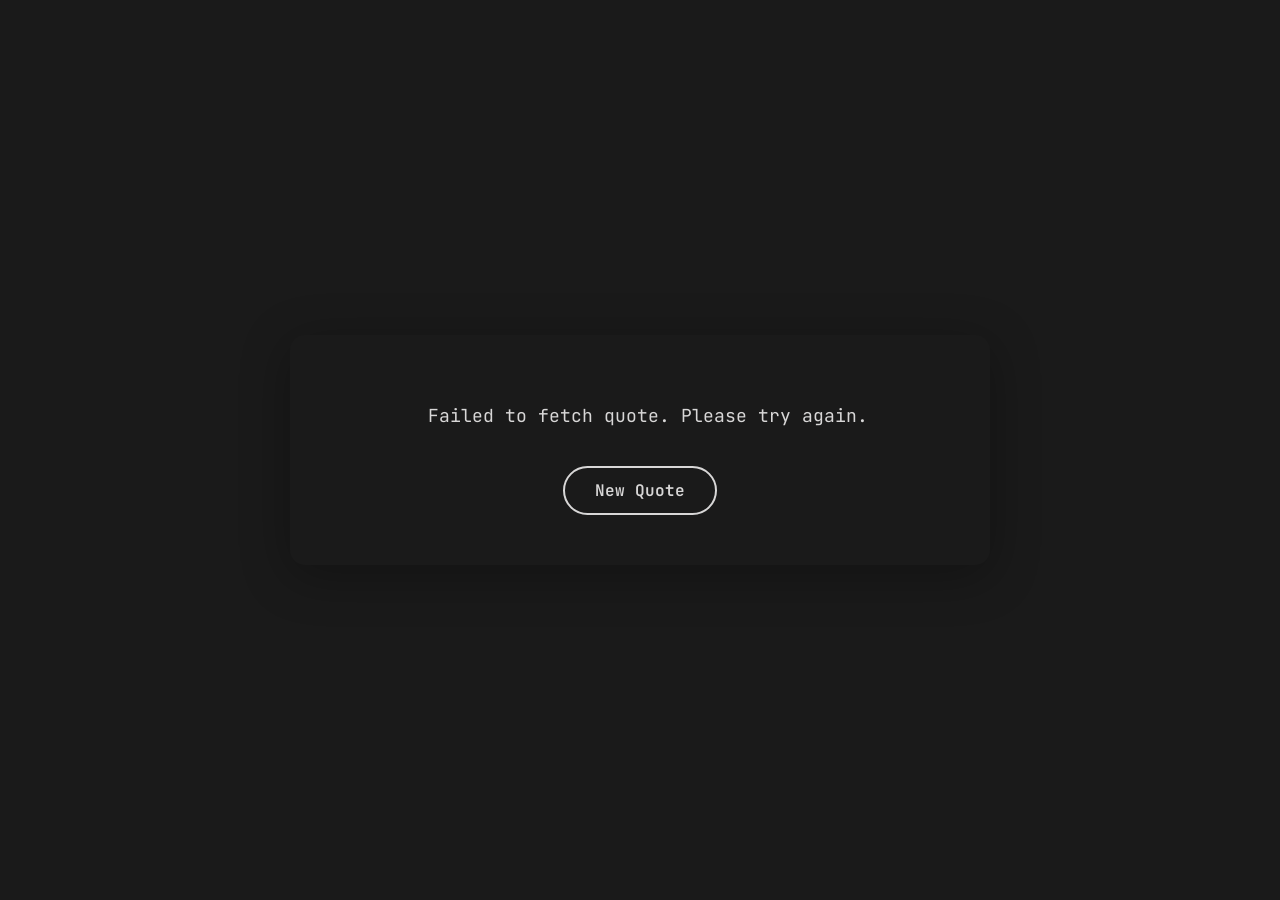
<file: Aplicações_Consumo_API/Gerador-de-frases-API/index.html>
<!DOCTYPE html>
<html lang="pt-BR">
<head>
    <meta charset="UTF-8">
    <meta name="viewport" content="width=device-width, initial-scale=1.0">
    <title>Gerador de Frases</title>
    <link rel="stylesheet" href="style.css">
</head>
<body>
    <main class="container">
        <section class="quote-container" aria-labelledby="quote-title">
            <p class="quote-text" aria-live="polite">
                <i class="fas fa-quote-left" aria-hidden="true"></i>
                <span id="quote">Loading quote...</span>
            </p>

            <div class="button-container">
                <button id="new-quote-btn" class="btn" type="button" aria-label="Gerar uma nova frase">New Quote</button>
            </div>
        </section>
    </main>

    <script src="script.js"></script>
</body>
</html>
</file>
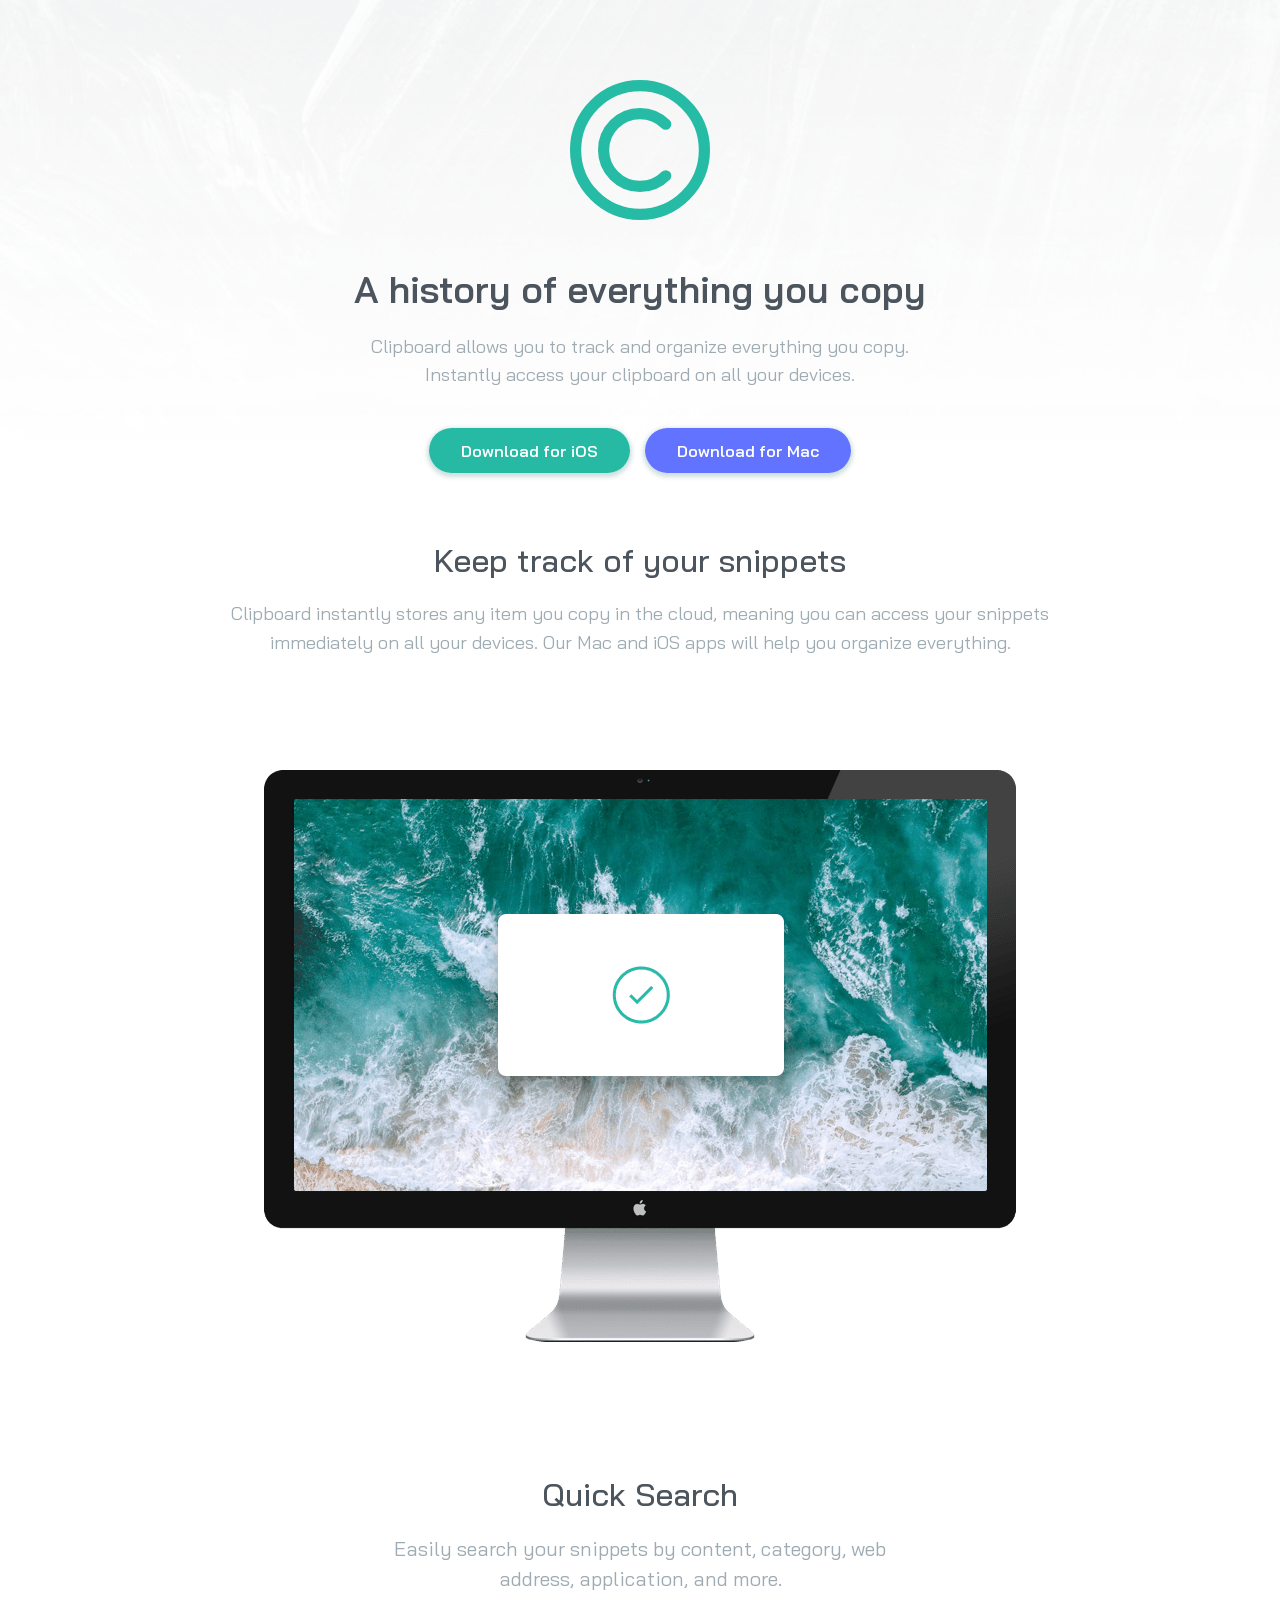
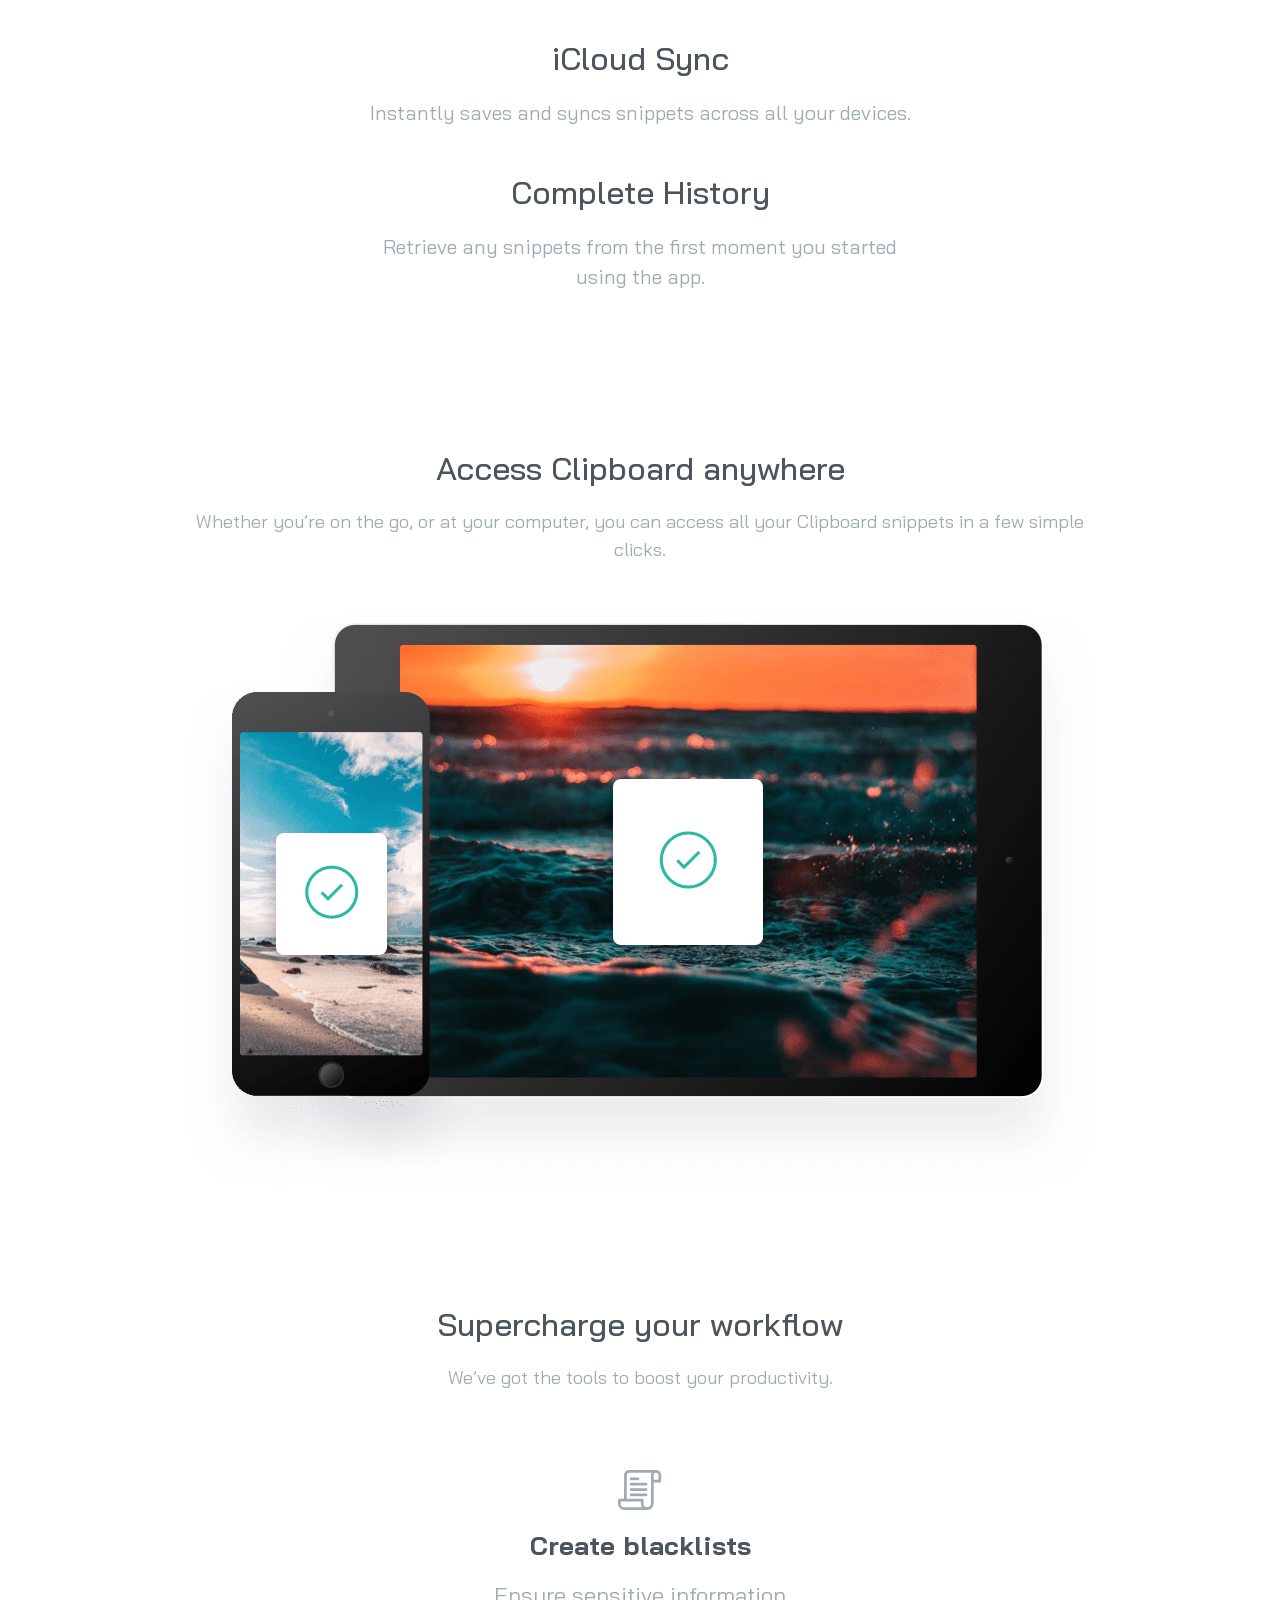
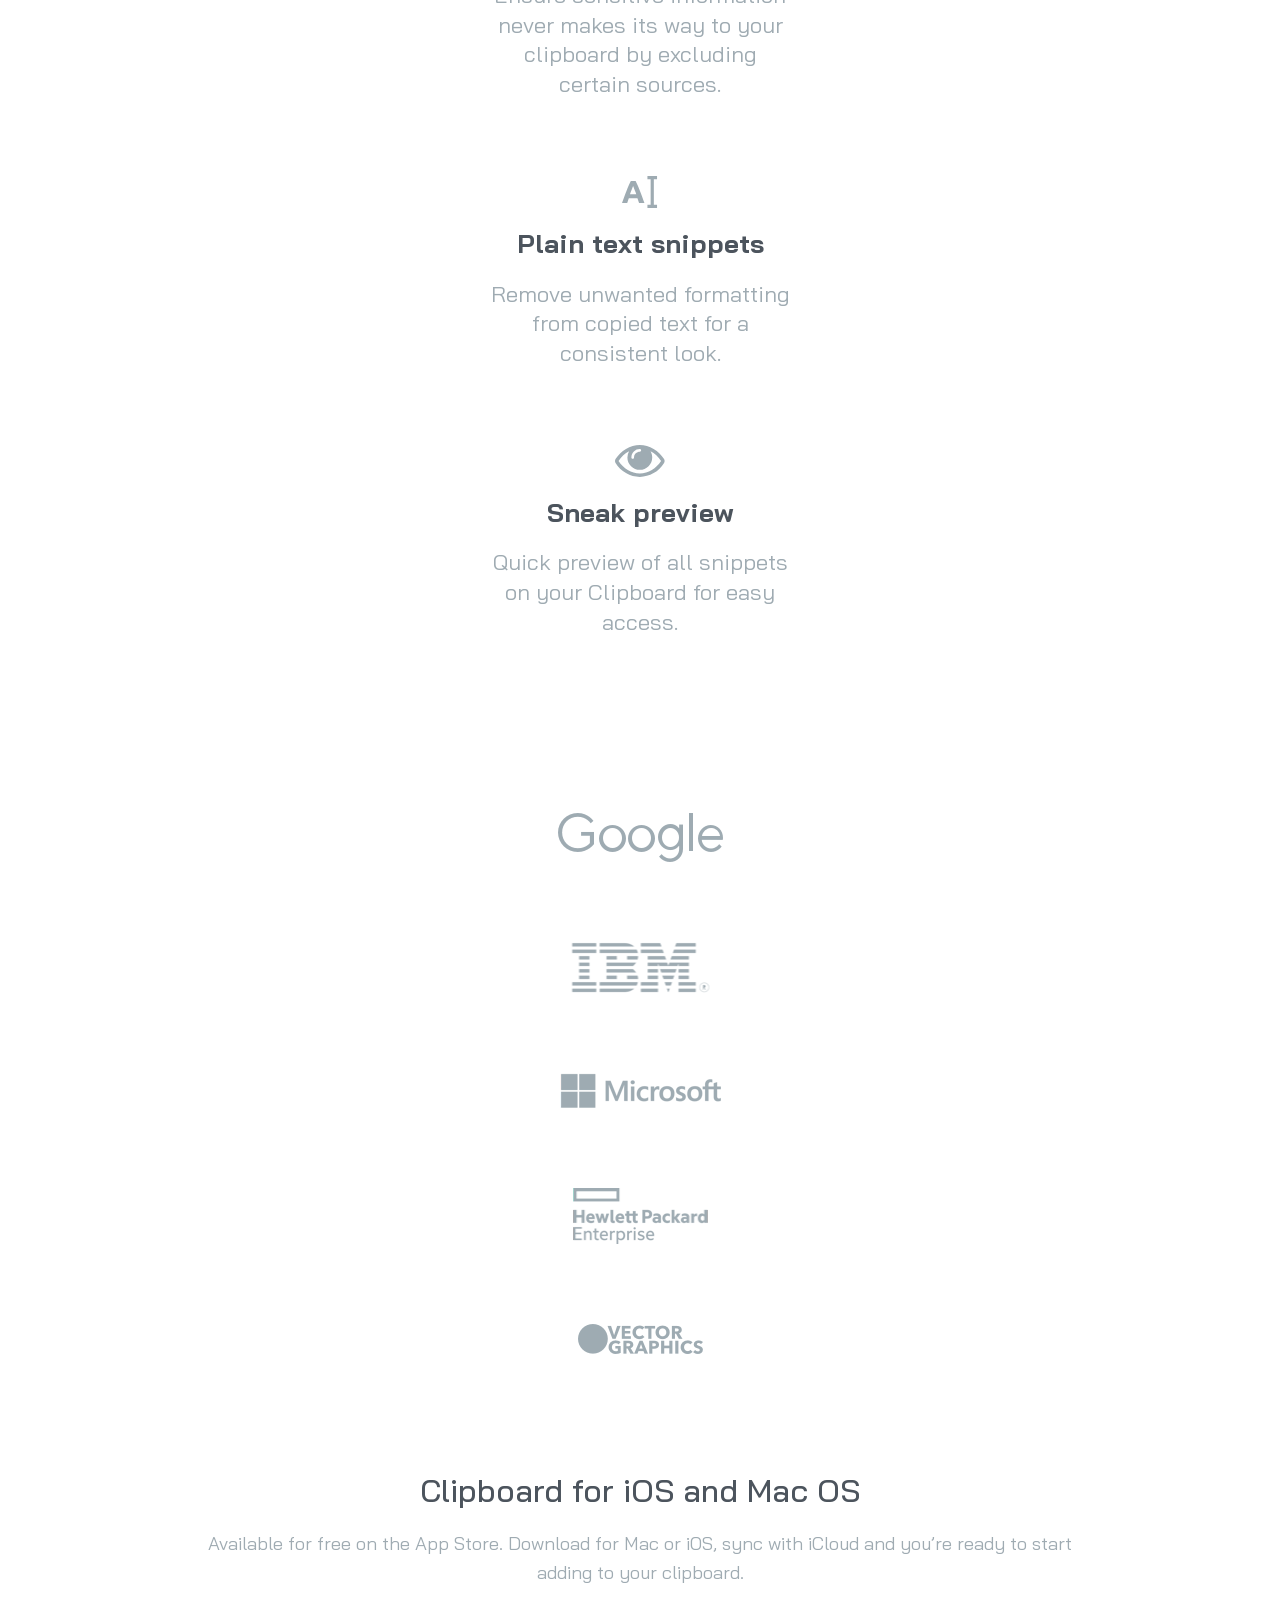
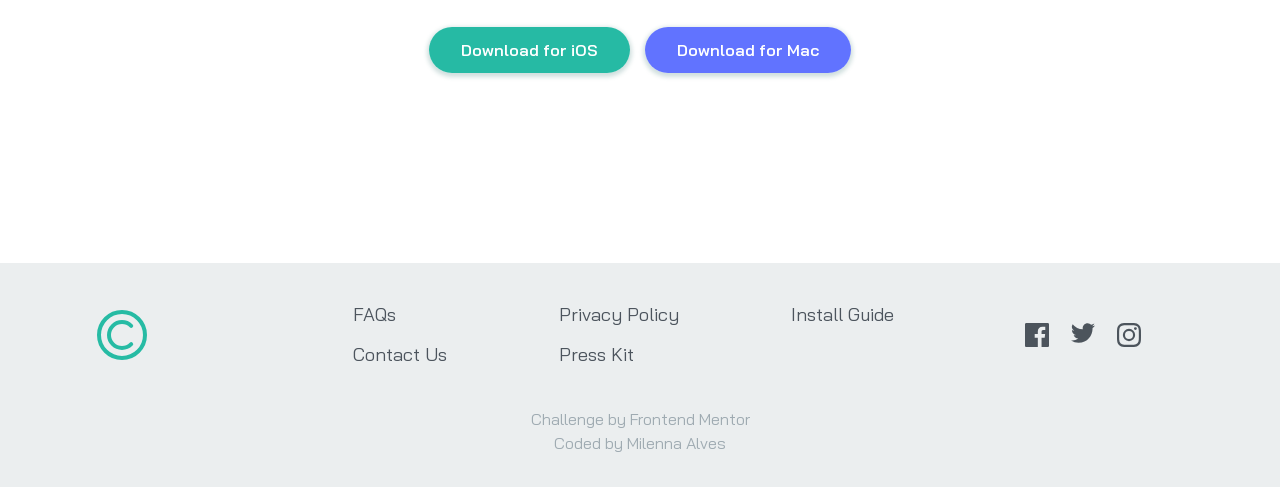
<file: FrontEnd Mentor/Clipboard_Landing_Page/index.html>
<!DOCTYPE html>
<html lang="pt-BR">

<head>
  <meta charset="UTF-8">
  <meta name="viewport" content="width=device-width, initial-scale=1.0">
  <meta name="description"
    content="Clipboard allows you to track and organize everything you copy. Instantly access your clipboard on all your devices.">

  <link rel="icon" type="image/png" sizes="32x32" href="./images/favicon-32x32.png">

  <title>Clipboard Landing Page</title>


  <link rel="stylesheet" href="./css/reset.css">
  <link rel="stylesheet" href="./css/variables.css">
  <link rel="stylesheet" href="./css/style.css">
  <link rel="stylesheet" href="./css/responsive.css">


</head>

<body>

  <header class="header">
    <div class="container">
      <img src="images/logo.svg" alt="Clipboard Logo">
      <h1 class="header_title">A history of everything you copy</h1>
      <p class="header_description">Clipboard allows you to track and organize everything you copy. Instantly access
        your clipboard on all your devices.</p>

      <div class="header_actions">
        <a href="#" class="btn btn-ios">Download for iOS</a>
        <a href="#" class="btn btn-mac">Download for Mac</a>
      </div>
    </div>
  </header>

  <main>
    <section class="section">
      <div class="container">
        <h2 class="section_title">Keep track of your snippets</h2>
        <p class="section_description">Clipboard instantly stores any item you copy in the cloud, meaning you can access
          your snippets immediately on all your devices. Our Mac and iOS apps will help you organize everything.</p>
      </div>

      <div class="snippets_content">
        <img src="./images/image-computer.png" alt="Computador mostrando a interface do Clipboard">

        <div class="snippets_list">
          <ul>
            <li>
              <h3 class="snippets_item-title">Quick Search</h3>
              <p>Easily search your snippets by content, category, web address, application, and more.</p>
            </li>
            <li>
              <h3 class="snippets_item-title">iCloud Sync</h3>
              <p>Instantly saves and syncs snippets across all your devices.</p>
            </li>
            <li>
              <h3 class="snippets_item-title">Complete History</h3>
              <p>Retrieve any snippets from the first moment you started using the app.</p>
            </li>
          </ul>
        </div>
      </div>
    </section>


    <section class="section">
      <div class="container">
        <h2 class="section_title">Access Clipboard anywhere</h2>
        <p class="section_description">Whether you’re on the go, or at your computer, you can access all your Clipboard
          snippets in a few simple clicks.</p>
        <img class="image-devices" src="./images/image-devices.png" alt="Dispositivos móveis e tablets sincronizados">
      </div>
    </section>

    <section class="section">
      <div class="container">
        <h2 class="section_title">Supercharge your workflow</h2>
        <p class="section_description">We’ve got the tools to boost your productivity.</p>

        <ul class="tools_flex">
          <li class="tools_item">
            <img src="./images/icon-blacklist.svg" alt="Create blacklists" aria-hidden="true">
            <h3>Create blacklists</h3>
            <p>Ensure sensitive information never makes its way to your clipboard by excluding certain sources.</p>
          </li>
          <li class="tools_item">
            <img src="./images/icon-text.svg" alt="Plain text snippets" aria-hidden="true">
            <h3>Plain text snippets</h3>
            <p>Remove unwanted formatting from copied text for a consistent look.</p>
          </li>
          <li class="tools_item">
            <img src="./images/icon-preview.svg" alt="Sneak preview" aria-hidden="true">
            <h3>Sneak preview</h3>
            <p>Quick preview of all snippets on your Clipboard for easy access.</p>
          </li>
        </ul>
      </div>
    </section>


    <section class="section">
      <div class="container">
        <ul class="partners_list">
          <li><img src="./images/logo-google.png" alt="Google"></li>
          <li><img src="./images/logo-ibm.png" alt="IBM"></li>
          <li><img src="./images/logo-microsoft.png" alt="Microsoft"></li>
          <li><img src="./images/logo-hp.png" alt="HP"></li>
          <li><img src="./images/logo-vector-graphics.png" alt="Vector Graphics"></li>
        </ul>
      </div>
    </section>


    <section class="section">
      <div class="container">
        <h2 class="section_title">Clipboard for iOS and Mac OS</h2>
        <p class="section_description">Available for free on the App Store. Download for Mac or iOS, sync with iCloud
          and you’re ready to start adding to your clipboard.</p>
        <div class="cta_actions">
          <a href="#" class="btn btn-ios">Download for iOS</a>
          <a href="#" class="btn btn-mac">Download for Mac</a>
        </div>
      </div>
    </section>

  </main>
  <footer class="footer">
    <div class="footer_content">
      <a href="/" aria-label="Home">
        <img class="footer_logo" src="./images/logo.svg" alt="Clipboard Logo">
      </a>

      <nav class="footer_nav" aria-label="Footer Navigation">
        <ul>
          <li><a href="#">FAQs</a></li>
          <li><a href="#">Contact Us</a></li>
        </ul>
        <ul>
          <li><a href="#">Privacy Policy</a></li>
          <li><a href="#">Press Kit</a></li>
        </ul>
        <ul>
          <li><a href="#">Install Guide</a></li>
        </ul>
      </nav>

      <ul class="footer_social">
        <li>
          <a href="#" aria-label="Facebook">
            <img src="./images/icon-facebook.svg" alt="Facebook" aria-hidden="true">
          </a>
        </li>
        <li>
          <a href="#" aria-label="Twitter">
            <img src="./images/icon-twitter.svg" alt="Twitter" aria-hidden="true">
          </a>
        </li>
        <li>
          <a href="#" aria-label="Instagram">
            <img src="./images/icon-instagram.svg" alt="Instagram" aria-hidden="true">
          </a>
        </li>
      </ul>
    </div>

    <div class="attribution">
      <p>Challenge by <a href="https://www.frontendmentor.io?ref=challenge" target="_blank" rel="noopener">Frontend
          Mentor</a></p>

      <p>Coded by <a href="https://github.com/milennafeijo" target="_blank">Milenna Alves</a></p>
    </div>
  </footer>

</body>

</html>
</file>
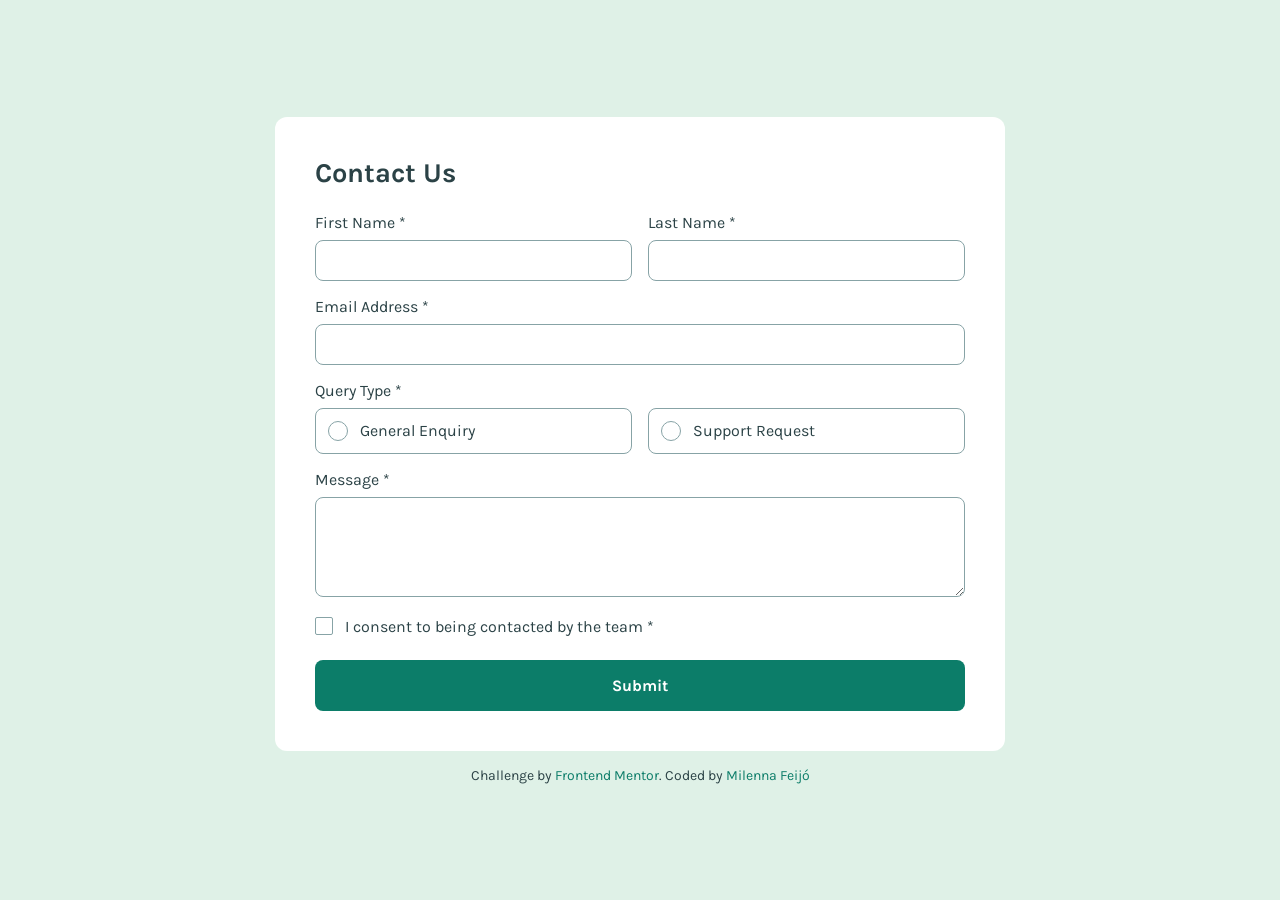
<file: FrontEnd Mentor/Contact_Form/index.html>
<!DOCTYPE html>
<html lang="pt-BR">

<head>
    <meta charset="UTF-8">
    <meta name="viewport" content="width=device-width, initial-scale=1.0">
    <title>Contact Us - FrontEnd Mentor</title>

    <link rel="stylesheet" href="./style.css">

</head>

<body>

    <main>
        <div class="container">

            <form id="contact-form">
                <h1>Contact Us</h1>

                <div class="name_form">
                    <div class="form-group">
                        <label for="firstname">First Name *</label>
                        <input type="text" id="firstname" name="firstname">
                    </div>

                    <div class="form-group">
                        <label for="lastname">Last Name *</label>
                        <input type="text" id="lastname" name="lastname">
                    </div>
                </div>

                <div class="error-message-name"></div>



                <label for="email">Email Address *</label>
                <input type="email" id="email" name="email">

                <div class="error-message-email"></div>

                <fieldset class="query-fieldset">
                    <legend>Query Type *</legend>

                    <div class="query-row">
                        <div class="query-type-options">
                            <input type="radio" id="general_enquiry" name="query_type" value="general">
                            <label for="general_enquiry">General Enquiry</label>
                        </div>

                        <div class="query-type-options">
                            <input type="radio" id="support_request" name="query_type" value="support">
                            <label for="support_request">Support Request</label>
                        </div>
                    </div>

                </fieldset>

                <div class="error-message-query-type"></div>

                <label for="message">Message *</label>
                <textarea id="message" name="message"></textarea>

                <div class="error-message"></div>

                <div class="consent-field">
                    <input type="checkbox" id="consent" name="consent">
                    <label for="consent">I consent to being contacted by the team *</label>
                </div>

                <div class="error-message-consent"></div>

                <button type="submit" id="submit" name="submit">Submit</button>



                <div class="submitted-message">

                    <img src="./images/icon-success-check.svg" alt="Success check">
                    <p>Form submitted successfully!</p>
                </div>

            </form>
        </div>
    </main>

    <footer>
        <div class="footer">
            <p>Challenge by <a href="http://frontendmentor.io/" target="_blank">Frontend Mentor</a>. Coded by <a
                    href="http://github.com/milennafeijo" target="_blank">Milenna Feijó</a></p>
        </div>
    </footer>

    <script src="script.js"></script>

</body>

</html>
</file>
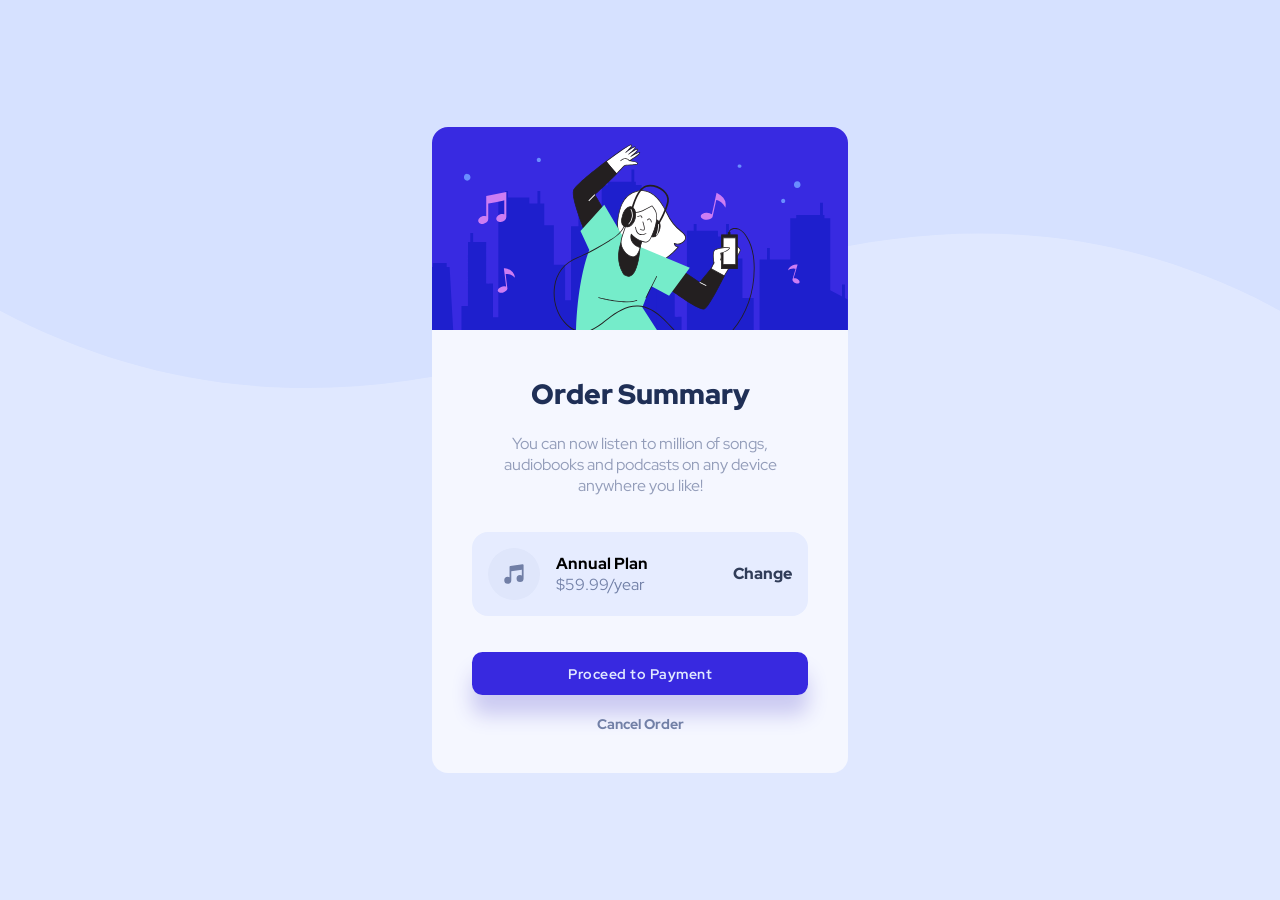
<file: FrontEnd Mentor/Order_Summary_Component/index.html>
<!DOCTYPE html>
<html lang="pt-BR">

<head>
  <meta charset="UTF-8">
  <meta name="viewport" content="width=device-width, initial-scale=1.0">
  <!-- displays site properly based on user's device -->

  <link rel="icon" type="image/png" sizes="32x32" href="./images/favicon-32x32.png">

  <title>Frontend Mentor | Order summary card</title>

  <link rel="stylesheet" href="./css/reset.css">
  <link rel="stylesheet" href="./css/style.css">

</head>

<body>

  <main>
    <img src="./images/illustration-hero.svg" alt="Ilustração pessoa ouvindo música">

    <section>
      <h1>Order Summary</h1>
      <span class="description">You can now listen to million of songs, audiobooks and podcasts on any device anywhere
        you like!</span>


      <div class="informations">
        <div class="music-price">
          <img src="./images/icon-music.svg" alt="Ícone de música">

          <div class="price">

            <strong>Annual Plan</strong>
            <span>$59.99/year</span>
          </div>
        </div>

        <a href="#">Change</a>

      </div>

      <button><a href="#">Proceed to Payment</a></button>
      <a href="#" class="cancel-order">Cancel Order</a>

    </section>

  </main>

</body>

</html>
</file>
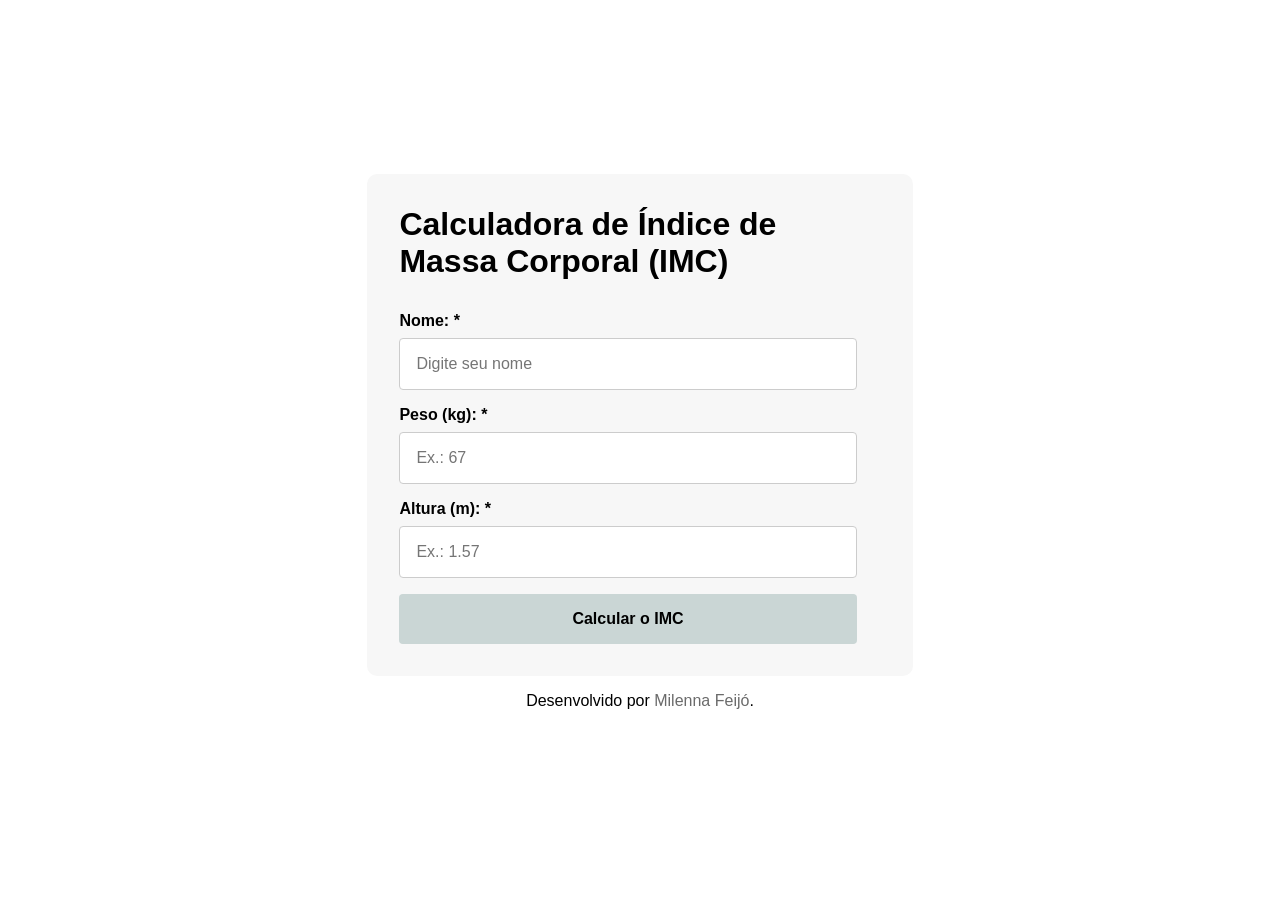
<file: Lógica_JavaScript/Bmi_Calculator/index.html>
<!DOCTYPE html>
<html lang="pt-BR">

<head>
    <meta charset="UTF-8">
    <meta name="viewport" content="width=device-width, initial-scale=1.0">
    <title>Calculadora de IMC</title>

    <link rel="stylesheet" href="style.css">
</head>

<body>

    <main>
        <div class="container">
            <h1>Calculadora de Índice de Massa Corporal (IMC)</h1>

            <form id="imcForm">
                <label for="nome">Nome: *</label>
                <input type="text" id="nome" name="nome" placeholder="Digite seu nome">

                <label for="peso">Peso (kg): *</label>
                <input type="number" id="peso" name="peso" placeholder="Ex.: 67">

                <label for="altura">Altura (m): *</label>
                <input type="number" id="altura" name="altura" placeholder="Ex.: 1.57">

            </form>

            <button id="botao" name="botao">Calcular o IMC</button>

            <div id="resultado"></div>

        </div>
    </main>

    <footer class="footer">
        <p>Desenvolvido por <a href="https://github.com/milennafeijo" target="_blank">Milenna Feijó</a>.</p>
    </footer>

    <script src="script.js"></script>

</body>

</html>
</file>
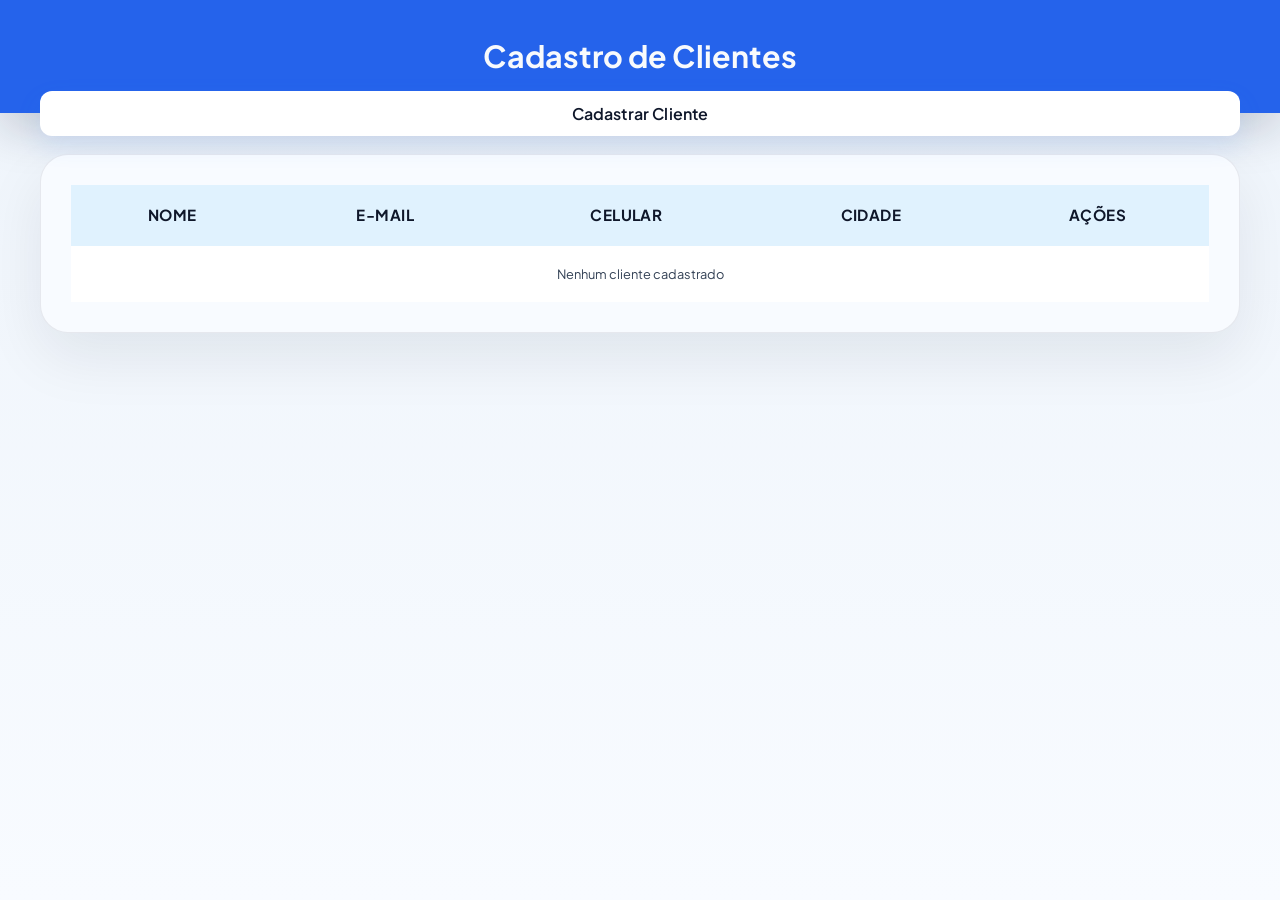
<file: Lógica_JavaScript/Cadastro-de-Clientes-CRUD/index.html>
<!DOCTYPE html>
<html lang="pt-BR">

<head>
  <meta charset="UTF-8" />
  <meta name="viewport" content="width=device-width, initial-scale=1.0" />
  <title>Cadastro de Clientes</title>
  <link rel="stylesheet" href="style.css" />
</head>

<body>
  <div class="page">
    <header class="page__header">
      <div class="page__header-inner">
        <h1>Cadastro de Clientes</h1>
      </div>
    </header>

    <main class="container">
      <div class="panel">
        <button id="cadastrar" class="button button--primary button--create">Cadastrar Cliente</button>
      </div>

      <section class="card">
        <div class="table-wrapper">
          <table class="client-table">
            <thead>
              <tr>
                <th>Nome</th>
                <th>E-mail</th>
                <th>Celular</th>
                <th>Cidade</th>
                <th>Ações</th>
              </tr>
            </thead>
            <tbody id="tbody">

            </tbody>
          </table>
        </div>
      </section>
    </main>
  </div>

  <div id="modal" class="modal modal--hidden">
    <div class="modal__overlay"></div>
    <div class="modal__content">
      <div class="modal__header">

        <button id="modal-close" class="modal__close" aria-label="Fechar">X</button>
      </div>

      <form id="modal-form" class="modal__form">
        <label>
          <span>Nome</span>
          <input id="nome" type="text" placeholder="Nome do cliente" required />
        </label>
        <label>
          <span>E-mail</span>
          <input id="email" type="email" placeholder="E-mail do cliente" required />
        </label>
        <label>
          <span>Celular</span>
          <input id="celular" type="tel" placeholder="Celular do cliente" required />
        </label>
        <label>
          <span>Cidade</span>
          <input id="cidade" type="text" placeholder="Cidade" required />
        </label>

        <div class="modal__actions">
          <button type="submit" id="modal-save" class="button button--success">Salvar</button>
          <button type="button" id="modal-cancel" class="button button--secondary">Cancelar</button>
        </div>
      </form>
    </div>
  </div>

  <script src="script.js"></script>

</body>

</html>
</file>
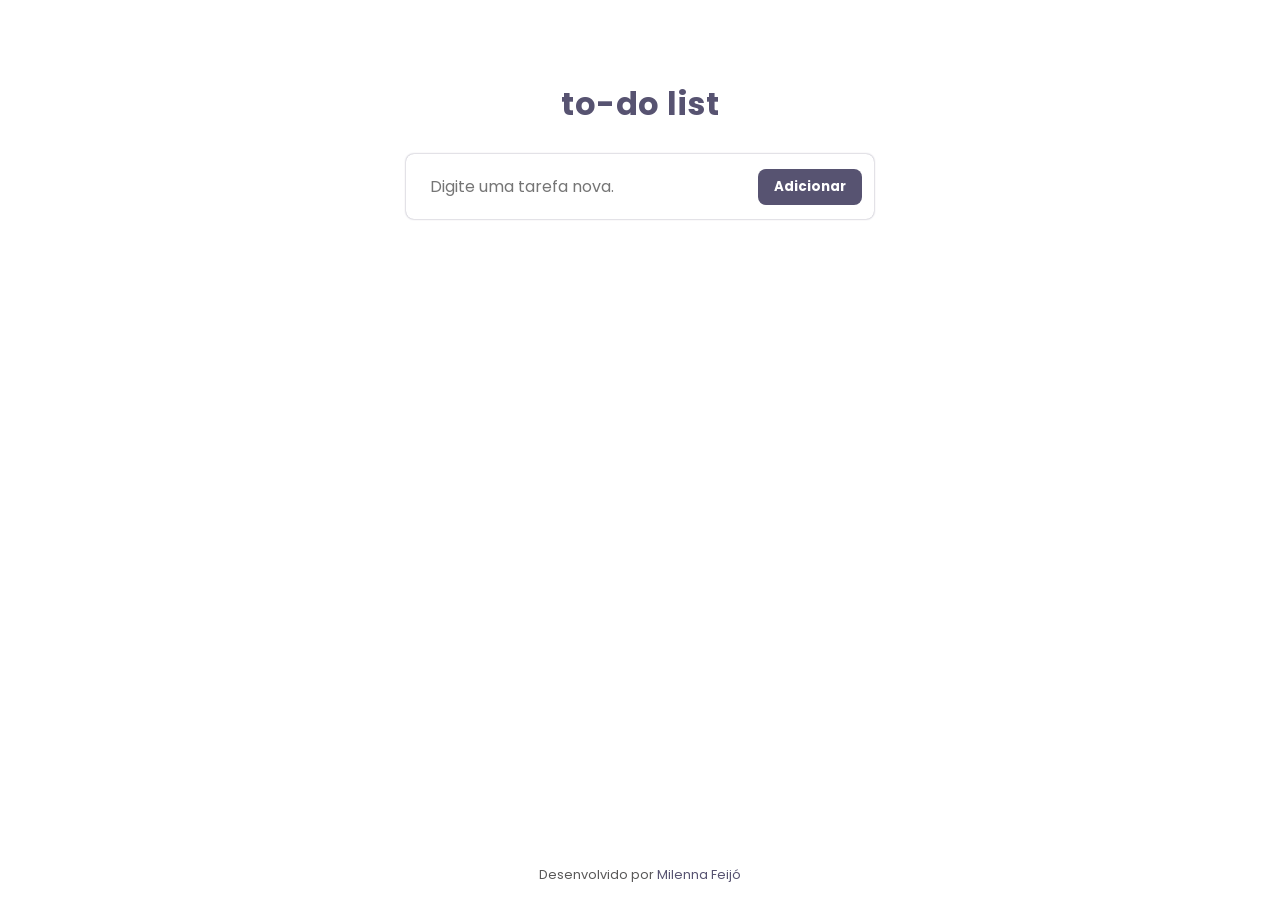
<file: Lógica_JavaScript/To-do-list/index.html>
<!doctype html>
<html lang="pt-BR">

<head>
    <meta charset="utf-8">
    <meta name="viewport" content="width=device-width,initial-scale=1">
    <title>To-do list</title>
    <link href="https://fonts.googleapis.com/css2?family=Poppins:wght@400;600;700&display=swap" rel="stylesheet">
    <link rel="stylesheet" href="styles.css">
</head>

<body>
    <main class="container">
        <h1> to-do list </h1>

        <div class="todo-list" id="todo-list">

        </div>

        <div class="input-section" id="input-section">
            <input type="text" id="text-input" placeholder="Digite uma tarefa nova.">

            <button id="add-button">Adicionar</button>

        </div>

    </main>

    <footer>
        <p>Desenvolvido por <a href="http://github.com/milennafeijo" target="_blank">Milenna Feijó</a></p>
    </footer>

    <script src="script.js"></script>
</body>

</html>
</file>
<file: Aplicações_Consumo_API/Gerador-de-frases-API/style.css>
@import url('https://fonts.googleapis.com/css2?family=Bai+Jamjuree:ital,wght@0,200;0,300;0,400;0,500;0,600;0,700;1,200;1,300;1,400;1,500;1,600;1,700&family=JetBrains+Mono:ital,wght@0,100..800;1,100..800&display=swap');

:root {
    --bg-color: #1A1A1A;
    --text-color: rgb(216, 215, 215);
    --accent-color: #667eea;
    --shadow-color: rgba(0, 0, 0, 0.3);
}

* {
    margin: 0;
    padding: 0;
    box-sizing: border-box;
}

body {
    min-height: 100vh;
    display: flex;
    justify-content: center;
    align-items: center;
    background-color: var(--bg-color);
    color: var(--text-color);
    font-family: 'JetBrains Mono', monospace;
}

.container {
    width: 100%;
    display: flex;
    justify-content: center;
    align-items: center;
    padding: 20px;
}

.quote-container {
    border-radius: 15px;
    box-shadow: 0 10px 50px var(--shadow-color);
    padding: 50px;
    max-width: 700px;
    width: 100%;
    animation: slideIn 0.5s ease-in;
}

@keyframes slideIn {
    from {
        opacity: 0;
        transform: translateY(-20px);
    }
    to {
        opacity: 1;
        transform: translateY(0);
    }
}

.quote-text {
    font-size: 18px;
    color: var(--text-color);
    margin-bottom: 30px;
    line-height: 1.6;
    text-align: center;
}

.quote-text i {
    color: var(--accent-color);
    margin-right: 15px;
    font-size: 32px;
}

#quote {
    color: var(--text-color);
}

.button-container {
    display: flex;
    gap: 15px;
    justify-content: center;
    flex-wrap: wrap;
}

.btn {
    padding: 12px 30px;
    border: 2px solid var(--text-color);
    border-radius: 50px;
    font-size: 16px;
    font-weight: 600;
    cursor: pointer;
    transition: all 0.3s ease;
    color: var(--text-color);
    display: flex;
    align-items: center;
    gap: 8px;
    background: transparent;
    font-family: 'JetBrains Mono', monospace;
}

.btn:hover {
    background-color: var(--text-color);
    color: var(--bg-color);
}

.btn:disabled {
    opacity: 0.7;
    cursor: wait;
}

.btn:active {
    transform: translateY(0);
}

@media (max-width: 600px) {
    .quote-container {
        padding: 30px 20px;
    }

    .quote-text {
        font-size: 20px;
    }

    .quote-text i {
        font-size: 24px;
    }

    .button-container {
        flex-direction: column;
    }

    .btn {
        width: 100%;
        justify-content: center;
    }
}
</file>
<file: FrontEnd Mentor/Clipboard_Landing_Page/css/variables.css>
:root {
  --clr-primary-green-500: hsl(171, 66%, 44%);
  --clr-primary-blue-100: hsl(233, 100%, 69%);
  --clr-neutral-700: hsl(210, 10%, 33%);
  --clr-neutral-500: hsl(201, 11%, 66%);  
  --ff-main: 'Bai Jamjuree', sans-serif;
  --fs-body: 1.15rem;
  --mw-main: 550px;
}
</file>
<file: FrontEnd Mentor/Clipboard_Landing_Page/css/style.css>
@import url('https://fonts.googleapis.com/css2?family=Bai+Jamjuree:ital,wght@0,200;0,300;0,400;0,500;0,600;0,700;1,200;1,300;1,400;1,500;1,600;1,700&display=swap');

body {
    font-family: var(--ff-main);
    font-size: var(--fs-body);
    color: var(--clr-neutral-500);

}

h1,
h2,
h3 {
    color: var(--clr-neutral-700);

}

.header {
    position: relative;
    padding-top: 4rem;
    display: flex;
    flex-direction: column;
    justify-content: center;
    align-items: center;
    text-align: center;

}

.header::before {
    content: '';
    position: absolute;
    top: 0;
    left: 0;
    width: 100%;
    height: 100%;
    background: url('../images/bg-header-desktop.png') no-repeat;
    background-size: cover;
    background-position: 100%;
    opacity: 0.4;
    z-index: -1;
}

.header img {
    margin: 0 auto;
    padding: 1rem;
}



.header_title {
    font-weight: 600;
    padding-top: 1.65rem;
    padding-bottom: 1rem;
}

.header_description {
    max-width: var(--mw-main);


}

.header_description,
.section_description {
    margin: 0 auto;
    padding-bottom: 3rem;
}


.container {
    max-width: 1100px;
    margin: 0 auto;
}

.header_actions {

    width: 100%;
}


.btn {
    cursor: pointer;
    padding: 0.80rem 2rem;
    border-radius: 1.5rem;
    font-size: 1rem;
    font-weight: 600;
    color: #fff;
    margin: 0.3rem;
    box-shadow: 0px 2px 4px 2px #719d9a54;
    transition: opacity 0.2s ease;

}

.btn:hover {
    opacity: 0.9;

}


.btn-ios {
    background-color: var(--clr-primary-green-500);


}

.btn-mac {
    background-color: var(--clr-primary-blue-100);

}




.section {
    display: flex;
    flex-direction: column;
    justify-content: center;
    align-items: center;
    padding: 2.5rem;
    text-align: center;
}

.section_title {
    font-weight: 500;
    padding-bottom: 1rem;
    padding-top: 2rem;
}

.section_description {
    line-height: 1.8rem;
    max-width: 900px;

}


.snippets_content {
    display: flex;
    justify-content: center;
    align-items: flex-start;
    gap: 4rem;
    width: 100%;
    margin-top: 4rem;
}



.snippets_list {
    max-width: var(--mw-main);
    text-align: left;
    padding-top: 4rem;
}

.snippets_list li {
    margin-bottom: 2.5rem;
}

.snippets_item-title {
    font-weight: 500;
    padding-bottom: 1rem;
    font-size: 1.20rem;


}

.tools_flex {
    display: flex;
    justify-content: center;
    align-items: center;
    gap: 7rem;

}

.tools_item {
    display: flex;
    justify-content: center;
    align-items: center;
    flex-direction: column;
    gap: 1rem;
    padding-top: 1.80rem;
}

.tools_item p {
    padding-bottom: 3rem;
    width: 300px;
    margin: 0 auto;
    line-height: 1.85rem;

}



.partners_list {
    display: flex;
    justify-content: center;
    align-items: center;
    gap: 5rem;
    padding-top: 3rem;
}

.partners_list img {
    max-width: var(--mw-main);
}



.cta_actions {
    padding-bottom: 10rem;
}



.footer {
    background-color: hsl(195, 11%, 93%);
    padding: 2rem;
}

.footer_content {
    display: flex;
    justify-content: space-around;
    align-items: center;
    width: 100%;
}

.footer_logo {
    width: 40%;
}

.footer_nav {
    display: flex;
    justify-content: flex-start;
    align-items: flex-start;
    gap: 7rem;
    line-height: 2.5rem;
    color: var(--clr-neutral-700);

}

.footer_nav a:hover {
    text-decoration: underline;
}

.footer_social {
    display: flex;
    gap: 1.4rem;
    width: 13%;
}

.footer_social a:hover {
    opacity: 0.65;
}



.attribution {
    padding-top: 2rem;
    text-align: center;
    font-size: 1rem;

}
</file>
<file: FrontEnd Mentor/Clipboard_Landing_Page/css/responsive.css>
@media (max-width: 1370px) {

    .header img {
        width: 30%;

    }

    .snippets_content {
        flex-direction: column;
        justify-content: center;
        align-items: center;

    }

    .snippets_list {
        text-align: center;
        font-size: 1.25rem;
    }

    .snippets_item-title,
    .section_title {
        font-size: 2rem;
    }


    .tools_flex {
        flex-direction: column;
        gap: 0;
        font-size: 1.40rem;
    }

    .partners_list {
        flex-direction: column;
    }

    .partners_list img {
        width: 100%;
        font-size: 1rem;
    }

}

@media (max-width: 768px) {

    .header::before {
        background: url('../images/bg-header-mobile.png') no-repeat;
        background-size: cover;
        background-position: 100%;
        opacity: 0.5;
        z-index: -1;
    }



    .header_title {
        padding-bottom: 2rem;
        max-width: 366px;
        margin: 0 auto;
        font-weight: 800;
        font-size: 2.3rem;
    }

    .header_description,
    .section_description {
        padding-bottom: 2.5rem;
        font-size: 1.25rem;
        width: 75%;
    }

    .header_actions {
        display: flex;
        justify-content: center;
        align-items: center;
        flex-direction: column;
        gap: 1rem;

    }

    .btn {
        width: 55%;
        font-size: 1.30rem;
    }


    .snippets_content {

        flex-direction: column;
        justify-content: center;
        align-items: center;

    }

    .snippets_list {
        text-align: center;
        font-size: 1.25rem;
    }

    .snippets_item-title {
        font-size: 2rem;
    }

    .image-devices {
        width: 87%;
        margin: 0 auto;
    }

    .tools_flex {

        flex-direction: column;

        gap: 0;
    }

    .tools_flex img {
        width: 20%;
    }

    .partners_list {
        flex-direction: column;

    }

    .partners_list img {
        width: 100%;
    }

    .cta_actions {
        display: flex;
        flex-direction: column;
        align-items: center;
        justify-content: center;
        gap: 1rem;
    }

    .footer_content {
        display: flex;
        flex-direction: column;
        justify-content: center;
        align-items: center;
        gap: 1rem;
    }

    .footer_content img {
        margin: 0 auto;
    }

    .footer_nav {
        display: flex;
        flex-direction: column;
        justify-content: center;
        align-items: center;
        text-align: center;
        gap: 0;

    }

    .footer_social {
        align-items: center;
        justify-content: center;
        width: 100%;
    }

}
</file>
<file: FrontEnd Mentor/Contact_Form/style.css>
* {
    margin: 0;
    padding: 0;
    box-sizing: border-box;
}

:root {
    --font-family: 'Karla', sans-serif;
    --green-200: hsl(148, 38%, 91%);
    --green-600: hsl(169, 82%, 27%);
    --red: hsl(0, 66%, 54%);
    --white: hsl(0, 0%, 100%);
    --grey-500: hsl(186, 15%, 59%);
    --grey-900: hsl(187, 24%, 22%);
}


a {
    text-decoration: none;
    color: var(--green-600);
}

@font-face {
    font-family: 'Karla';
    src: url('./fonts/static/Karla-Regular.ttf') format('truetype');
    font-weight: 400;
    font-style: normal;
}

@font-face {
    font-family: 'Karla';
    src: url('./fonts/static/Karla-Bold.ttf') format('truetype');
    font-weight: 700;
    font-style: normal;
}


body {
    background-color: var(--green-200);
    font-family: var(--font-family);
    font-size: 1rem;
    font-weight: 400;
    min-height: 100vh;
    display: flex;
    flex-direction: column;
    justify-content: center;
    align-items: center;
    padding: 1.5rem;
}

h1 {
    font-family: var(--font-family);
    font-size: 1.70rem;
    font-weight: 700;
    margin-bottom: 1.5rem;
    color: var(--grey-900);
}

main {
    width: 100%;
    max-width: 730px;
}

.container {
    background-color: var(--white);
    padding: 2.5rem;
    border-radius: 0.75rem;
    position: relative;
}

.name_form {
    display: flex;
    gap: 1rem;
    width: 100%;
    margin-bottom: 1rem;
}

.query-fieldset {
    border: none;
    margin-bottom: 1rem;
    margin-top: 1rem;

}

.query-fieldset legend {
    margin-bottom: 0.5rem;
    color: var(--grey-900);
}

.query-row {
    display: flex;
    gap: 1rem;
}

.form-group {
    display: flex;
    flex-direction: column;
    width: 100%;
}

.query-type-options {
    display: flex;
    flex: 1;
    align-items: center;
    gap: 0.75rem;
    padding: 0.75rem;
    border: 1px solid var(--grey-500);
    border-radius: 0.5rem;
    cursor: pointer;
}

.query-type-options label {
    margin-bottom: 0;
    cursor: pointer;
    display: inline;
    width: auto;
}

input[type="radio"] {
    appearance: none;
    -webkit-appearance: none;
    width: 20px;
    height: 20px;
    border: 1px solid var(--grey-500);
    border-radius: 50%;
    cursor: pointer;
    background-color: var(--white);
    flex-shrink: 0;
}

input[type="radio"]:checked {
    border: none;
    background-image: url('./images/icon-radio-selected.svg');
    background-repeat: no-repeat;
    background-position: center;
}

label {
    display: block;
    margin-bottom: 0.5rem;
    color: var(--grey-900);
    width: 100%;
}

textarea {
    resize: vertical;
    min-height: 100px;
}

input[type="text"],
input[type="email"],
textarea {
    width: 100%;
    padding: 0.75rem;
    border: 1px solid var(--grey-500);
    border-radius: 0.5rem;
    font-family: var(--font-family);
}

.consent-field {
    display: flex;
    align-items: center;
    gap: 0.75rem;
    margin-top: 1rem;
}

input[type="checkbox"] {
    appearance: none;
    -webkit-appearance: none;
    width: 18px;
    height: 18px;
    border: 1px solid var(--grey-500);
    border-radius: 2px;
    cursor: pointer;
    background-color: var(--white);
    flex-shrink: 0;
}

input[type="checkbox"]:checked {
    border: none;
    background-image: url('./images/icon-checkbox-check.svg');
    background-repeat: no-repeat;
    background-position: center;
}

.consent-field label {
    margin-bottom: 0;
    cursor: pointer;
    display: inline;
    width: auto;
}

.error-message-name,
.error-message-email,
.error-message-consent,
.error-message-query-type,
.error-message {
    color: var(--red);
    font-size: 0.75rem;
    margin-bottom: 0.5rem;
    margin-top: 0.5rem;
}


button {
    background-color: var(--green-600);
    color: var(--white);
    border: none;
    cursor: pointer;
    margin-top: 1rem;
    padding: 1rem;
    border-radius: 0.5rem;
    font-family: var(--font-family);
    font-weight: 700;
    font-size: 1rem;
    width: 100%;
}

.submitted-message {
    background-color: var(--green-600);
    color: var(--white);
    top: 0%;
    left: 50%;
    transform: translate(-50%, -50%);
    position: absolute;
    padding: 1rem;
    border-radius: 0.75rem;
    display: flex;
    align-items: center;
    gap: 0.5rem;
    width: max-content;
    display: none;
}


.footer {
    display: flex;
    justify-content: center;
    align-items: center;
    margin-top: 1rem;
    font-size: 0.875rem;
    color: var(--grey-900);
}
</file>
<file: FrontEnd Mentor/Order_Summary_Component/css/style.css>
@import url('https://fonts.googleapis.com/css2?family=Poppins:ital,wght@0,100;0,200;0,300;0,400;0,500;0,600;0,700;0,800;0,900;1,100;1,200;1,300;1,400;1,500;1,600;1,700;1,800;1,900&family=Red+Hat+Display:ital,wght@0,300..900;1,300..900&display=swap');

body {
    font-family: "Red Hat Display", sans serif;
    background-color: hsl(225, 100%, 94%);
    background-image: url(../images/pattern-background-desktop.svg);
    background-repeat: no-repeat;
    background-size: 100%;
    background-position: top;
    width: 100%;
    height: 100vh;
    display: flex;
    justify-content: center;
    align-items: center;
}

main {
    background-color: hsl(225, 100%, 98%);
    max-width: 416px;
    border-radius: 1rem;

}

main img {
    width: 100%;
    border-radius: 1rem 1rem 0rem 0rem;
}

section {
    display: flex;
    flex-direction: column;
    justify-content: center;
    align-items: center;
    gap: 1.25rem;
    padding: 2.50rem;
}

section h1 {
    font-weight: 900;
    color: hsl(223, 47%, 23%);
    font-size: 1.75rem;
}


span.description {
    text-align: center;
    color: hsl(225, 22%, 65%);
    margin-bottom: 1rem;
}

.music-price img {
    width: 52px;
    height: 52px;
}

.informations {
    background-color: hsl(225, 100%, 95%);
    width: 100%;
    padding: 1rem;
    border-radius: 1rem;
    display: flex;
    justify-content: space-between;
    align-items: center;
    gap: 5rem;
    margin-bottom: 1rem;
}

.music-price {
    display: flex;
    justify-content: center;
    align-items: center;
    gap: 1rem;
}

.price {
    display: flex;
    flex-direction: column;

}

.price strong {
    font-weight: 800;
}

.price span {
    color: hsl(224, 23%, 55%);
}

.informations a {
    font-weight: 850;
    color: hsl(222, 29%, 27%);
    transition: all 0.3s;
}

.informations a:hover {
    text-decoration: underline;
}

button {
    border: none;
    background-color: hsl(245, 75%, 52%);
    cursor: pointer;
    width: 100%;
    padding: 0.80rem;
    border-radius: 0.65rem;
    font-weight: 700;
    box-shadow: 0px 20px 20px #cbcaf2;
    font-family: 'Red Hat Display', sans-serif;
    font-size: 14px;
    letter-spacing: 0.5px;  

}

button a {
    color: hsl(225, 100%, 94%);       
}

.cancel-order {
    color: hsl(224, 23%, 55%);
    font-weight: 800;
    font-size: 14px;

}
</file>
<file: Lógica_JavaScript/Bmi_Calculator/style.css>
* {
    margin: 0;
    padding: 0;
    box-sizing: border-box;
}

a {
    text-decoration: none;
    color: #6b6b6b;
}

body {
    font-family: Calibri, sans-serif;
    font-size: 1rem;
    display: flex;
    flex-direction: column;
    justify-content: center;
    align-items: center;
    height: 100vh;
    width: 100%;
    overflow: hidden;

}

.container {
    background-color: #f7f7f7;
    padding: 2rem;
    border-radius: 10px;
    width: 70%;  
    height: 100%;
    margin: 0 auto;
   

}

.container h1 {
    margin-bottom: 1rem;
}


#imcForm {
    display: flex;
    flex-direction: column;
    width: 95%;
}

#imcForm label {
    margin-top: 1rem;
    margin-bottom: 0.5rem;
    font-weight: bold;

}

#imcForm input {
    padding: 1rem;
    border: 1px solid #ccc;
    border-radius: 4px;
    font-size: 1rem;

}

#botao {
    margin-top: 1rem;
    padding: 1rem;
    cursor: pointer;
    font-size: 1rem;
    font-weight: bold;
    background-color: #cad6d5;
    border: none;
    border-radius: 4px;
    width: 95%;
}

#resultado {
    margin-top: 1rem;
    padding: 1rem;
    font-size: 1rem;
    font-weight: bold;
    background-color: #ebeeee;
    border: none;
    border-radius: 4px;
    width: 95%;
    display: none;
}

.footer {
    display: flex;
    padding: 1rem;
}

@media (max-width: 768px) {
    .container {
        width: 90%;
    }

    .container h1{
       font-size: 1.2rem;
    }
}
</file>
<file: Lógica_JavaScript/Cadastro-de-Clientes-CRUD/style.css>
﻿@import url('https://fonts.googleapis.com/css2?family=Plus+Jakarta+Sans:wght@400;500;600;700&display=swap');

:root {
  color-scheme: light;
  font-family: 'Plus Jakarta Sans', Inter, system-ui, -apple-system, BlinkMacSystemFont, "Segoe UI", sans-serif;
  font-size: 16px;
  line-height: 1.6;
  color: #1f2937;
  background: #eff4fb;
}

* {
  box-sizing: border-box;
}

body {
  margin: 0;
  min-height: 100vh;
  background: linear-gradient(180deg, #eef4fb 0%, #f8fbff 100%);
}

button {
  font: inherit;
  border: none;
  cursor: pointer;
}

.page__header {
  padding: 32px 0;
  background-color: #2563eb;
  box-shadow: 0 18px 45px rgba(15, 23, 42, 0.18);
}

.page__header-inner {
  width: min(1120px, calc(100% - 40px));
  margin: 0 auto;
}

.page__header h1 {
  margin: 0;
  color: #f8fafc;
  font-size: clamp(1.9rem, 2vw, 2.4rem);
  font-weight: 700;
  text-align: center;
}

.button {
  border-radius: 12px;
  padding: 14px 20px;
  min-width: 140px;
  font-weight: 600;
  letter-spacing: 0.01em;
  transition: transform 0.18s ease, box-shadow 0.18s ease, filter 0.18s ease;
  box-shadow: 0 10px 24px rgba(59, 130, 246, 0.12);

}

.button:hover {
  transform: translateY(-2px);
  box-shadow: 0 14px 30px rgba(59, 130, 246, 0.18);
}

.button--primary {
  background: #ffffff;
  color: #0f172a;

}

.button--create {
  background: #ffffff;
  color: #0f172a;
  width: 100%;
  padding: 10px 0;
}


.button--success {
  background: #10b981;
  color: #fff;
}

.button--danger {
  background: #ef4444;
  color: #fff;
}

.button--secondary {
  background: #6366f1;
  color: #fff;
}

.card {
  background: #f8fbff;
  border-radius: 28px;
  padding: 30px;
  box-shadow: 0 24px 60px rgba(15, 23, 42, 0.08);
  border: 1px solid rgba(15, 23, 42, 0.08);
}

.table-wrapper {
  width: 100%;
  overflow-x: auto;
}

.container {
  width: min(1300px, calc(100% - 40px));
  margin: -40px auto 40px;
  padding: 0 20px;
}

.panel {
  display: flex;
  justify-content: center;
  padding: 18px 0;
  flex-wrap: wrap;
  gap: 16px;

}

.client-table {
  width: 100%;
  border-collapse: separate;
  border-spacing: 0;

}

.client-table thead {
  background: #e0f2fe;
}

.client-table th,
.client-table td {
  padding: 18px 18px;
  font-size: 0.95rem;
}

.client-table th {
  color: #0f172a;
  font-weight: 700;
  text-transform: uppercase;
  letter-spacing: 0.03em;
}

.client-table tbody tr {

  text-align: center;
  width: 100%;
}

.client-table tbody tr:nth-child(odd) {
  background: #ffffff;
}

.client-table tbody tr:nth-child(even) {
  background: #f8fbff;
}

.client-table tbody tr td {
  white-space: normal;
  overflow-wrap: break-word;
  word-break: normal;
  color: #334155;
  font-size: 0.8rem;
}

.client-table tbody tr:hover {
  background: #ebf0f4;
}

.actions-cell {
  display: flex;
  justify-content: flex-end;
  align-items: center;
  gap: 12px;
  flex-wrap: nowrap;
}

.actions-cell .button {
  flex: 0 0 auto;
  padding: 8px 14px;
  min-width: 84px;
  border-radius: 10px;
}

.modal {
  position: fixed;
  inset: 0;
  z-index: 20;
  display: grid;
  place-items: center;
}

.modal--hidden {
  display: none;
}

.modal__overlay {
  position: absolute;
  inset: 0;
  background: rgba(15, 23, 42, 0.45);
  backdrop-filter: blur(5px);
}

.modal__content {
  position: relative;
  width: min(560px, calc(100% - 40px));
  background: #f8fafc;
  border-radius: 20px;
  box-shadow: 0 36px 100px rgba(15, 23, 42, 0.18);
  padding: 26px;
  z-index: 10;
}

.modal__header {
  display: flex;
  justify-content: space-between;
  align-items: center;
  gap: 16px;
  margin-bottom: 22px;
}

.modal__header h2 {
  margin: 0;
  font-size: 1.15rem;
  color: #0f172a;
}

.modal__close {
  width: 42px;
  height: 42px;
  font-size: 1.4rem;
  color: #475569;
  background: #e2e8f0;
  border-radius: 14px;
}

.modal__form {
  display: grid;
  grid-template-columns: repeat(2, minmax(0, 1fr));
  gap: 18px;
  margin-bottom: 24px;
}

.modal__form label {
  display: grid;
  gap: 8px;
  font-size: 0.95rem;
  color: #475569;
}

.modal__form input {
  width: 100%;
  border: 1px solid #cbd5e1;
  border-radius: 14px;
  padding: 1rem;
  background: #ffffff;
  color: #0f172a;
}

.modal__actions {
  display: grid;
  grid-column: 1 / -1;
  grid-template-columns: repeat(2, minmax(0, 1fr));
  gap: 1rem;
  padding-top: 1rem;
}

.no-data{
  text-align: center;
  color: #475569;
  font-size: 0.95rem; 
}

/* Medias queries para responsividade */

@media (max-width: 1024px) {
  .page__header {
    padding: 28px 0;
  }

  .page__header-inner,
  .container {
    width: min(960px, calc(100% - 40px));
  }

  .page__header h1 {
    font-size: 1.9rem;
    text-align: center;
  }

  .card {
    padding: 24px;
    border-radius: 22px;
  }

  .client-table th,
  .client-table td {
    padding: 10px 8px;
    font-size: 0.82rem;
  }

  .actions-cell .button {
    padding: 6px 10px;
    min-width: 70px;
    font-size: 0.82rem;
  }

  .modal__content {
    width: min(640px, calc(100% - 40px));
    padding: 22px;
  }

  .panel {
    gap: 12px;
  }

  .button {
    padding: 12px 16px;
    min-width: 120px;
  }
}

@media (max-width: 888px) {
  .page__header {
    padding: 22px 0;
  }

  .container {
    margin: -32px auto 24px;
    padding: 0 16px;
  }

  .panel {
    flex-direction: column;
    align-items: stretch;
  }

  .button {
    width: 100%;
    min-width: auto;
  }

  .card {
    padding: 22px;
  }

  .modal__form {
    grid-template-columns: 1fr;
  }

  .modal__actions {
    grid-template-columns: 1fr;
  }

  .client-table {
    min-width: 100%;
  }

  .client-table thead {
    display: none;
  }

  .client-table,
  .client-table tbody,
  .client-table tr,
  .client-table td {
    display: block;
    width: 100%;
  }

  .client-table tbody tr {
    margin-bottom: 16px;
    padding: 16px;
    border: 1px solid rgba(15, 23, 42, 0.08);
    border-radius: 22px;
    background: #ffffff;
  }

  .client-table tbody tr:nth-child(odd),
  .client-table tbody tr:nth-child(even) {
    background: #ffffff;
  }

  .client-table td {
    padding: 10px 0;
    border-bottom: none;
    display: grid;
    grid-template-columns: 120px 1fr;
    gap: 10px;
    align-items: start;
    text-align: left;
  }

  .client-table td::before {
    content: attr(data-label);
    font-weight: 700;
    text-transform: uppercase;
    color: #475569;
    font-size: 0.75rem;
  }

  .actions-cell {
    display: flex;
    flex-direction: column;
    align-items: stretch;
    gap: 10px;
    justify-content: flex-start;
  }

  .actions-cell::before {
    display: none;
  }

  .actions-cell .button {
    width: 100%;
  }
}

@media (max-width: 480px) {
  :root {
    font-size: 15px;
  }

  .page__header {
    padding: 18px 0;
  }

  .page__header h1 {
    font-size: 1.4rem;
  }

  .container {
    margin: -24px auto 20px;
    padding: 0 12px;
  }

  .card {
    padding: 16px;
    border-radius: 18px;
  }

  .button {
    padding: 10px 12px;
    border-radius: 10px;
  }

  .modal__content {
    width: calc(100% - 32px);
    padding: 16px;
    border-radius: 14px;
  }

  .client-table td {
    grid-template-columns: 80px 1fr;
  }

  .client-table td::before {
    font-size: 0.68rem;
  }

  .client-table tbody tr {
    padding: 12px;
    margin-bottom: 12px;
    border-radius: 18px;
  }
}

@media (max-width: 393px) {
  .client-table td {
    grid-template-columns: 50px 1fr;
  }

  .client-table td.actions-cell {
    display: flex;
    flex-direction: row;
    gap: 8px;
  }

  .client-table td.actions-cell .button {
    flex: 1;
    min-width: unset;
  }
}
</file>
<file: Lógica_JavaScript/To-do-list/styles.css>
* {
    margin: 0;
    padding: 0;
    box-sizing: border-box;
}

:root {
    --primary-color: #575371;
    --secondary-color: #9491a4;
    --text-color: #595858;
    --font-family: 'Poppins', sans-serif;
    --font-size: 2rem;
}

body {
    display: flex;
    flex-direction: column;
    min-height: 100vh;
    font-family: var(--font-family);
}

h1 {
    font-size: var(--font-size);
    color: var(--primary-color);
    font-weight: 700;
    letter-spacing: 0.5px;
}


a {
    color: var(--primary-color);
    text-decoration: none;
}


main {
    display: flex;
    flex-direction: column;
    align-items: center;
    justify-content: flex-start;
    flex: 1;
    width: 100%;

}

.container {
    width: 100%;
    max-width: 500px;
    margin: 4rem auto;
    padding: 1rem;
    border-radius: 2rem;
    height: 80%;


}

.container h1 {
    margin-bottom: 1rem;

}

.todo-list {
    width: 100%;
}

.todo-item {
    display: flex;
    align-items: center;
    justify-content: space-between;
    gap: 1rem;
    border-radius: 0.5rem;
    background-color: #f5f4f4;
    margin-bottom: 0.5rem;
    color: var(--text-color);
    width: 100%;
    padding: 0.75rem;
    cursor: pointer;
}



.delete-button {
    border: none;
    color: var(--primary-color);
    font-weight: bold;
    font-size: 1rem;
    cursor: pointer;
    transition: 0.3s ease-in-out;
    font-family: inherit;
    
}

.delete-button:hover {
    color: var(--secondary-color);

}

.input-section {
    display: flex;
    align-items: center;
    justify-content: space-between;
    gap: 0.75rem;
    width: 100%;
    padding: 0.75rem;
    box-shadow: 0px 0px 2px var(--secondary-color);
    border-radius: 0.5rem;
    margin: 10px 0 0;
}


.input-section>input {
    border: none;
    outline: none;
    font: inherit;
    flex: 1;
    min-width: 0;
    padding: 0.5rem 0.75rem;
}

.input-section>button {
    background-color: var(--primary-color);
    color: #fff;
    border: none;
    padding: 0.5rem 1rem;
    border-radius: 0.5rem;
    cursor: pointer;
    font-weight: bold;
    transition: 0.3s ease-in-out;
    font-family: inherit;


}

.input-section>button:hover {
    background-color: var(--secondary-color);

}


.todo-item input[type="checkbox"]:checked+.task-text {
    text-decoration: line-through;
    color: var(--secondary-color);
    font-weight: 600;

}

footer {
    display: flex;
    align-items: center;
    justify-content: center;
    padding: 1rem;
    color: var(--text-color);
    font-size: 0.8rem;
    text-align: center;
}

@media (max-width: 600px) {
    .container {
        margin: 2rem auto;
        padding: 0.5rem;
    }

    .input-section {
        flex-direction: column;
        gap: 0.5rem;
    }

    .input-section>button {
        width: 100%;
    }
}
</file>
